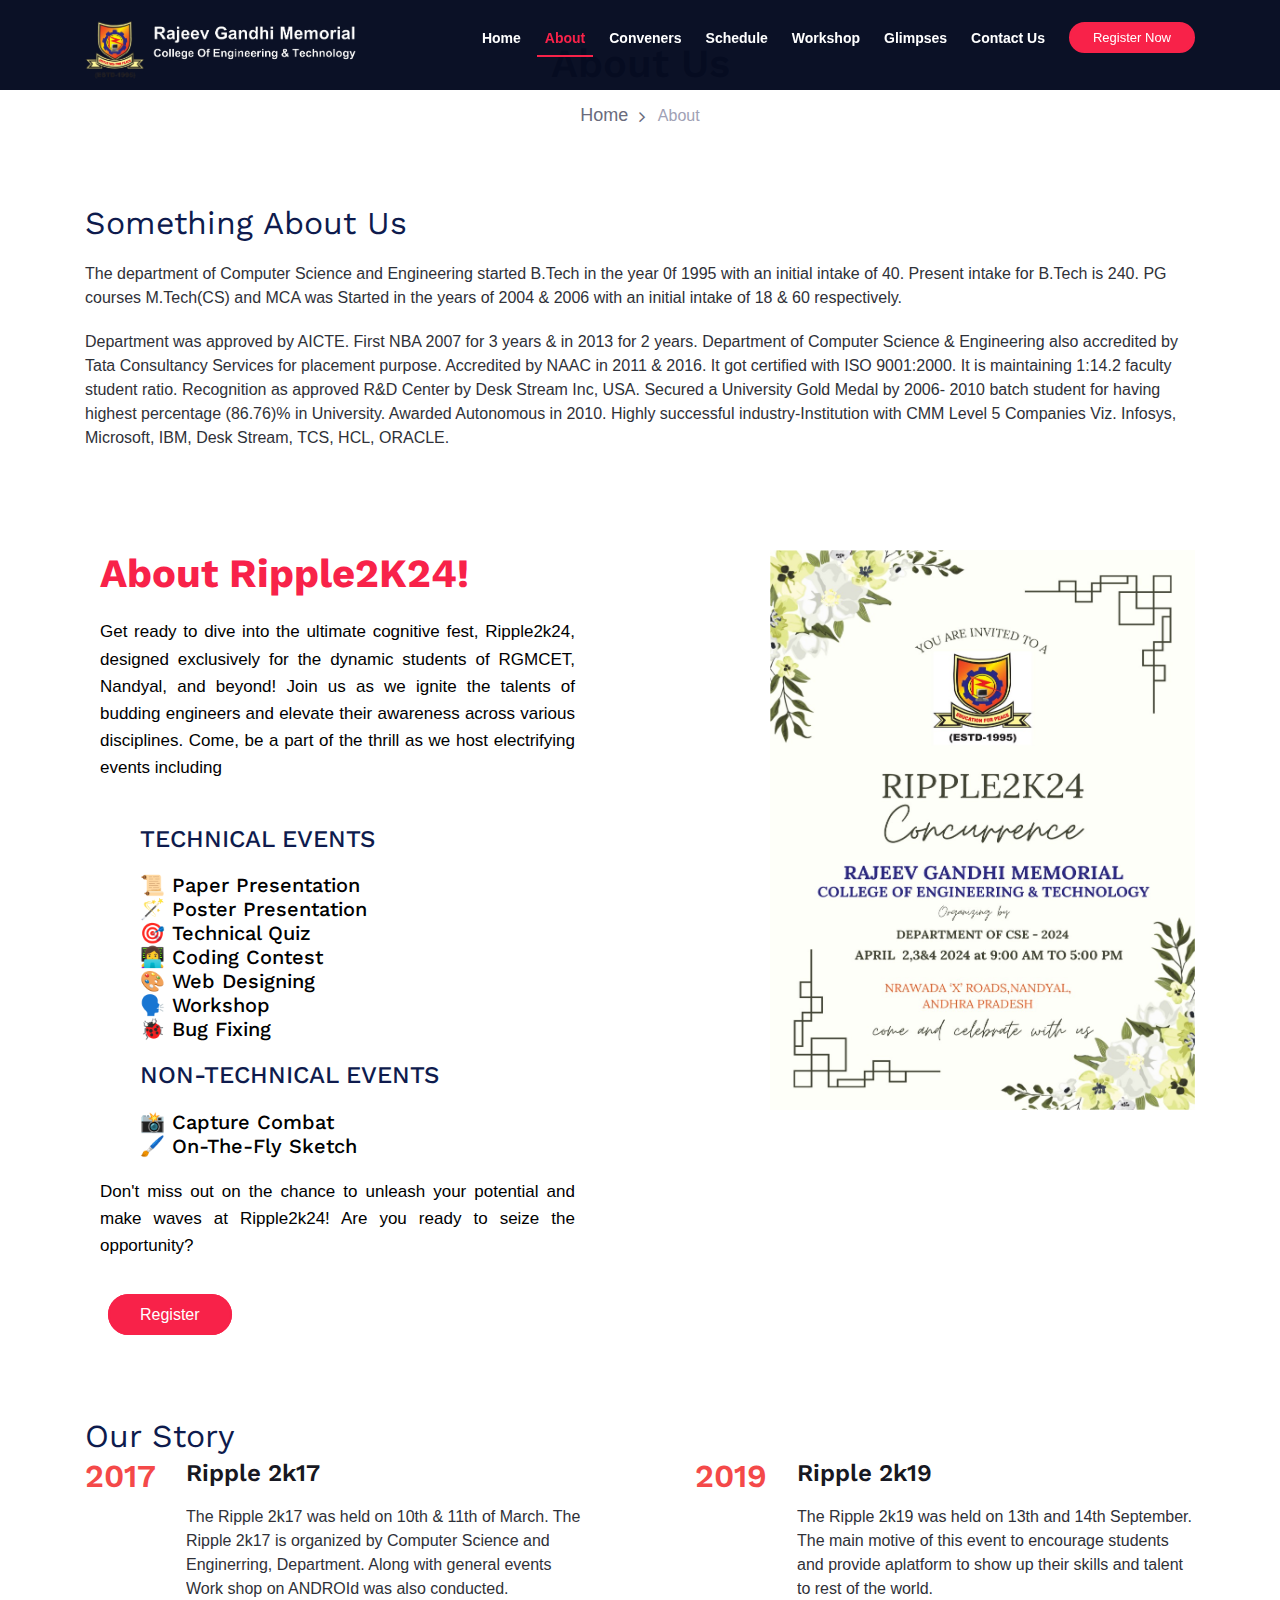
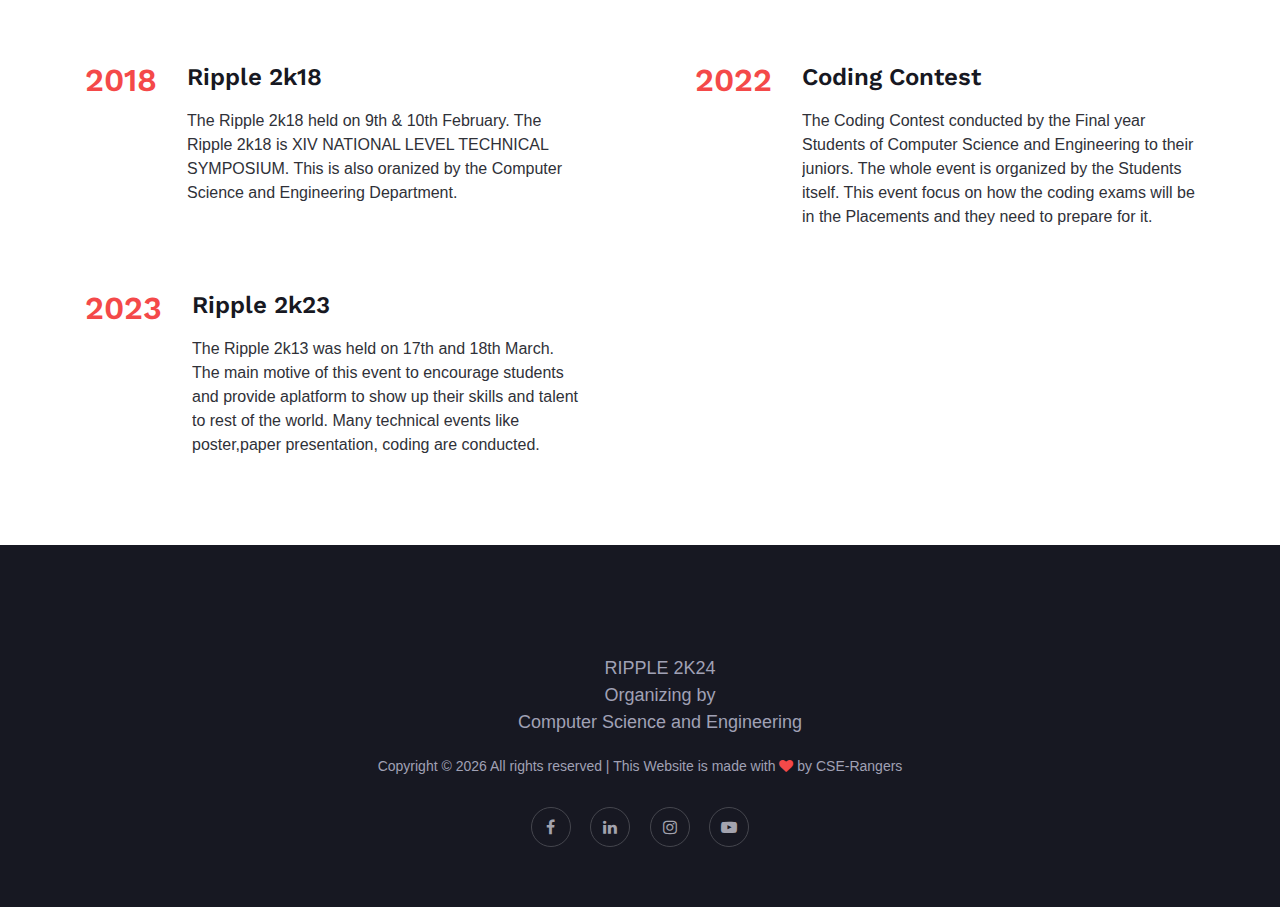
<file: about.html>
<!DOCTYPE html>
<html lang="zxx">

<head>
    <meta charset="UTF-8">
    <meta name="description" content="Manup Template">
    <meta name="keywords" content="Manup, unica, creative, html">
    <meta name="viewport" content="width=device-width, initial-scale=1.0">
    <meta http-equiv="X-UA-Compatible" content="ie=edge">
    <title>CSERipple2k24</title>

    <!-- Favicons -->
    <link href="img/logo1.png" rel="icon">
    <link href="img/logo1.png" rel="apple-touch-icon">

    <!-- Google Font -->
    <link href="https://fonts.googleapis.com/css?family=Work+Sans:400,500,600,700,800,900&display=swap"
        rel="stylesheet">
    <link href="https://fonts.googleapis.com/css?family=Poppins:400,500,600,700&display=swap" rel="stylesheet">



    <!-- Css Styles -->
    <link rel="stylesheet" href="lib/bootstrap/css/bootstrap.min.css" type="text/css">
    <link rel="stylesheet" href="lib/font-awesome/css/font-awesome.min.css" type="text/css">
    <link rel="stylesheet" href="lib/owlcarousel/assets/owl.carousel.min.css" type="text/css">
    <link rel="stylesheet" href="css/style.css" type="text/css">
    <link rel="stylesheet" href="css/about.css" type="text/css">
</head>

<body>
    <!-- Page Preloder -->
    <div id="preloder">
        <div class="loader"></div>
    </div>

    <!-- Header Section Begin -->
    <header id="header" class=" header-scrolled header-fixed">
        <div class="container">

            <div id="logo" class="pull-left">
                <!-- Uncomment below if you prefer to use a text logo -->

                <a href="/#intro" class="scrollto"><img src="img/logo1.png" alt="" title=""><img
                        src="img/rgmcet.png"></a>
                <!-- <span class="rgm"><b>RGMCET</b></span><br> -->
                <!-- <span class="cef"><b>College Of Engineering & Technology </b></span></a> -->
                <!-- <h1><a href="#main">C<span>o</span>nf</a></h1> -->

            </div>


            <nav id="nav-menu-container">
                <ul class="nav-menu">
                    <li><a href="index.html">Home</a></li>
                    <li class="menu-active"><a href="about.html">About</a></li>
                    <li><a href="conveners.html">Conveners</a></li>
                    <li><a href="index.html#schedule">Schedule</a></li>
                    <li><a href="speaker-details.html">Workshop</a></li>
                    <!-- <li><a href="#venue">Venue</a></li> -->
                    <!-- <li><a href="#hotels">Hotels</a></li> -->
                    <li><a href="blog.html">Glimpses</a></li>
                    <!-- <li><a href="#sponsors">Sponsors</a></li> -->
                    <li><a href="contact.html">Contact Us</a></li>
                    <li class="buy-tickets"><a href="index.html#buy-tickets">Register Now</a></li>
                </ul>
            </nav><!-- #nav-menu-container -->
        </div>
    </header>

    <!-- Breadcrumb Section Begin -->
    <section class="breadcrumb-section">
        <div class="container">
            <div class="row">
                <div class="col-lg-12">
                    <div class="breadcrumb-text">
                        <h2>About Us</h2>
                        <div class="bt-option">
                            <a href="index.html">Home</a>
                            <span>About</span>
                        </div>
                    </div>
                </div>
            </div>
        </div>
    </section>
    <!-- Breadcrumb Section End -->

    <!-- About Section Begin -->
    <section class="about-section spad">
        <div class="container">
            <div class="row">
                <div class="col-lg-12">
                    <div class="section-title">
                        <h2>Something About Us</h2>
                        <p class="f-para">The department of Computer Science and Engineering started B.Tech in the year
                            0f 1995 with an initial intake of
                            40. Present intake for B.Tech is 240. PG courses M.Tech(CS) and MCA was Started in the years
                            of 2004 & 2006 with an initial intake of 18 & 60 respectively.
                        </p>
                        <p>
                            Department was approved by AICTE. First NBA 2007 for 3 years & in 2013 for 2 years.
                            Department of Computer Science & Engineering also accredited by Tata Consultancy Services
                            for placement purpose. Accredited by NAAC in 2011 & 2016. It got certified with ISO
                            9001:2000. It is maintaining 1:14.2 faculty student ratio. Recognition as approved R&D
                            Center by Desk Stream Inc, USA. Secured a University Gold Medal by 2006- 2010 batch student
                            for having highest percentage (86.76)% in University. Awarded Autonomous in 2010. Highly
                            successful industry-Institution with CMM Level 5 Companies Viz. Infosys, Microsoft, IBM,
                            Desk Stream, TCS, HCL, ORACLE.
                        </p>
                    </div>
                </div>
            </div>
            <section class="about-low-area" id="about">
                <div class="container">
                    <div class="row">
                        <div class="col-lg-6 col-md-12">
                            <div class="about-caption mb-50">
                                <!-- Section Tittle -->
                                <div class="section-title ">
                                    <h1>About Ripple2K24!</h1>
                                </div>
                                <p>Get ready to dive into the ultimate cognitive fest, Ripple2k24, designed exclusively
                                    for the dynamic students of RGMCET, Nandyal, and beyond!
                                    Join us as we ignite the talents of budding engineers and elevate their awareness
                                    across various disciplines. Come, be a part of the thrill as we host electrifying
                                    events including</p>
                                <ul class="mb-15">
                                    <h4>TECHNICAL EVENTS<h4>
                                            <li> 📜 Paper Presentation</li>
                                            <li> 🪄 Poster Presentation</li>
                                            <li> 🎯 Technical Quiz</li>
                                            <li> 👩‍💻 Coding Contest</li>
                                            <li> 🎨 Web Designing</li>
                                            <li> 🗣️ Workshop</li>
                                            <li> 🐞 Bug Fixing</li>
                                </ul>
                                <ul class="mb-15">
                                    <h4>NON-TECHNICAL EVENTS<h4>
                                            <li> 📸 Capture Combat</li>
                                            <li> 🖌️ On-The-Fly Sketch</li>
                                </ul>
                                <p> Don't miss out on the chance to unleash your potential and make waves at Ripple2k24!
                                    Are you ready to seize the opportunity?</p>
                            </div>
                            <a href="index.html#buy-tickets" class="btn-register mt-50">Register</a>
                        </div>
                        <div class="col-lg-6 col-md-12">
                            <!-- about-img -->
                            <div class="about-img ">
                                <div class="about-back-img ">
                                    <img src="img/invite1.jpg" alt="">
                                </div>
                            </div>
                        </div>
                    </div>
                </div>
            </section>
        </div>
    </section>
    <!-- About Section End -->



    <!-- Story Section Begin -->
    <section class="story-section spad">
        <div class="container">
            <div class="row">
                <div class="col-lg-12">
                    <div class="section-title">
                        <h2>Our Story</h2>
                    </div>
                </div>
            </div>
            <div class="row">
                <div class="col-lg-6">
                    <div class="story-left">
                        <div class="story-item">
                            <h2>2017</h2>
                            <div class="si-text">
                                <h4>Ripple 2k17</h4>
                                <p>The Ripple 2k17 was held on 10th & 11th of March. The Ripple 2k17 is organized by
                                    Computer
                                    Science and Enginerring, Department.
                                    Along with general events Work shop on ANDROId was also conducted.</p>
                            </div>
                        </div>
                        <div class="story-item">
                            <h2>2018</h2>
                            <div class="si-text">
                                <h4>Ripple 2k18</h4>
                                <p>The Ripple 2k18 held on 9th & 10th February. The Ripple 2k18 is XIV NATIONAL LEVEL
                                    TECHNICAL SYMPOSIUM.
                                    This is also oranized by the Computer Science and Engineering Department.
                                </p>
                            </div>
                        </div>
                    </div>
                </div>
                <div class="col-lg-6">
                    <div class="story-right">
                        <div class="story-item">
                            <h2>2019</h2>
                            <div class="si-text">
                                <h4>Ripple 2k19</h4>
                                <p>The Ripple 2k19 was held on 13th and 14th September. The main motive of this event
                                    to encourage students and provide aplatform to show up their skills and talent to
                                    rest of the world.
                                </p>
                            </div>
                        </div>
                        <div class="story-item">
                            <h2>2022</h2>
                            <div class="si-text">
                                <h4>Coding Contest</h4>
                                <p>The Coding Contest conducted by the Final year Students of Computer Science and
                                    Engineering to their juniors. The whole event is organized by the Students itself.
                                    This event focus on how the coding exams will be in the Placements and they need to
                                    prepare for it.
                                </p>
                            </div>
                        </div>
                    </div>
                </div>
                <div class="col-lg-6 ">
                    <div class="story-left ">
                        <div class="story-item">
                            <h2>2023</h2>
                            <div class="si-text">
                                <h4>Ripple 2k23</h4>
                                <p>The Ripple 2k13 was held on 17th and 18th March. The main motive of this event
                                    to encourage students and provide aplatform to show up their skills and talent to
                                    rest of the world.
                                    Many technical events like poster,paper presentation, coding are conducted.
                                </p>
                            </div>
                        </div>
                    </div>
                </div>
            </div>
        </div>
    </section>
    <!-- Story Section End -->

    <!-- Footer Section Begin -->
    <footer class="footer-section">
        <div class="container">

            <div class="row">
                <div class="col-lg-12">
                    <div class="footer-text">
                        <div class="ft-logo">
                            <ul>
                                <li>
                                    <a href="#">RIPPLE 2K24 <br> Organizing by <br> Computer Science and Engineering</a>
                                </li>
                            </ul>
                        </div>
                        <div class="copyright-text">
                            <p><!-- Link back to CSE-Aliens can't be removed. Template is licensed under CC BY 3.0. -->
                                Copyright &copy;
                                <script>document.write(new Date().getFullYear());</script> All rights reserved | This
                                Website is made with <i class="fa fa-heart" aria-hidden="true"></i> by <a
                                    href="contact.html" target="_blank">CSE-Rangers</a>
                                <!-- Link back to CSE-Aliens can't be removed. Template is licensed under CC BY 3.0. -->
                            </p>
                        </div>
                        <div class="ft-social">
                            <a href="https://www.facebook.com/rgmcet.official/"><i class="fa fa-facebook"></i></a>
                            <!-- <a href="#"><i class="fa fa-twitter"></i></a> -->
                            <a href="https://www.linkedin.com/in/rgmcet/?originalSubdomain=in"><i
                                    class="fa fa-linkedin"></i></a>
                            <a href="https://www.instagram.com/concurrence_2k24/"><i class="fa fa-instagram"></i></a>
                            <a href="https://www.youtube.com/channel/UCl5diEFl7cq1jXgZomSXcmw"><i
                                    class="fa fa-youtube-play"></i></a>
                        </div>
                    </div>
                </div>
            </div>
        </div>
    </footer>
    <!-- Footer Section End -->
    <a href="#" class="back-to-top"><i class="fa fa-angle-up"></i></a>

    <!-- Js Plugins -->
    <script src="lib/jquery/jquery.min.js"></script>
    <script src="lib/bootstrap/js/bootstrap.min.js"></script>
    <script src="lib/owlcarousel/owl.carousel.min.js"></script>
    <script src="lib/jquery/jquery-migrate.min.js"></script>
    <script src="lib/bootstrap/js/bootstrap.bundle.min.js"></script>
    <script src="lib/easing/easing.min.js"></script>
    <script src="lib/superfish/hoverIntent.js"></script>
    <script src="lib/superfish/superfish.min.js"></script>
    <script src="lib/wow/wow.min.js"></script>
    <script src="js/main.js"></script>
</body>

</html>
</file>
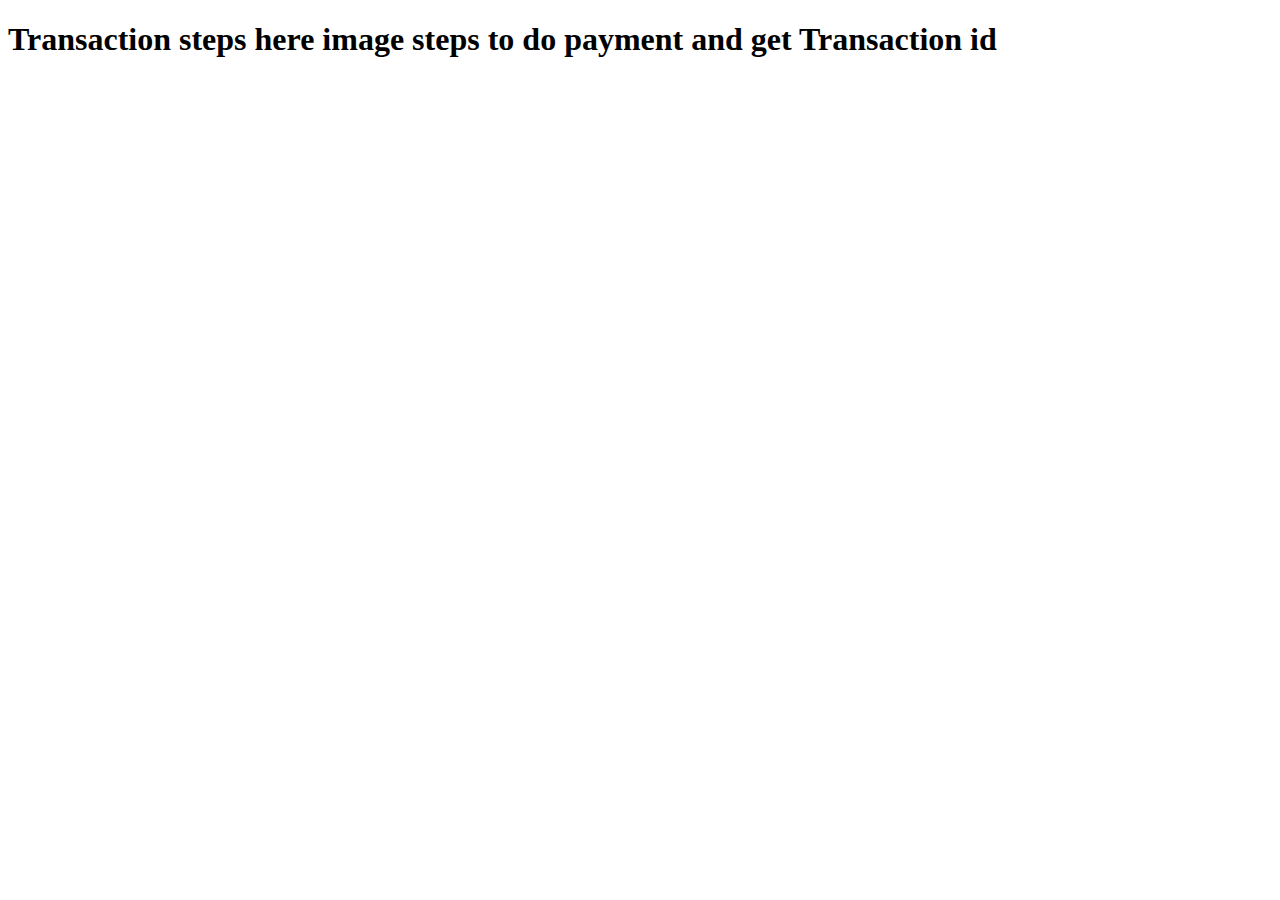
<file: Forms/transactionSteps.html>
<!DOCTYPE html>
<html lang="en">

<head>
    <meta charset="UTF-8">
    <meta name="viewport" content="width=device-width, initial-scale=1.0">
    <title>Document</title>
</head>

<body>
    <h1>Transaction steps here
        image steps to do payment and get Transaction id
    </h1>
</body>

</html>
</file>
<file: css/style.css>
/* Preloader */
.preloader {
  position: fixed;
  top: 0;
  left: 0;
  z-index: 999999999;
  width: 100%;
  height: 100%;
  background-color: #fff;
  overflow: hidden;
}

.preloader-inner {
  position: absolute;
  top: 50%;
  left: 50%;
  -webkit-transform: translate(-50%, -50%);
  transform: translate(-50%, -50%);
}

.preloader-icon {
  width: 100px;
  height: 100px;
  display: inline-block;
  padding: 0px;
}

.preloader-icon span {
  position: absolute;
  display: inline-block;
  width: 100px;
  height: 100px;
  border-radius: 100%;
  background: linear-gradient(45deg, #3813c2, #f20487);
  -webkit-animation: preloader-fx 1.6s linear infinite;
  animation: preloader-fx 1.6s linear infinite;
}

.preloader-icon span:last-child {
  animation-delay: -0.8s;
  -webkit-animation-delay: -0.8s;
}

@keyframes preloader-fx {
  0% {
    -webkit-transform: scale(0, 0);
    transform: scale(0, 0);
    opacity: 0.5;
  }
  100% {
    -webkit-transform: scale(1, 1);
    transform: scale(1, 1);
    opacity: 0;
  }
}

@-webkit-keyframes preloader-fx {
  0% {
    -webkit-transform: scale(0, 0);
    opacity: 0.5;
  }
  100% {
    -webkit-transform: scale(1, 1);
    opacity: 0;
  }
}

/*
  Theme Name: TheEvent
  Theme URL: https://bootstrapmade.com/theevent-conference-event-bootstrap-template/
  Author: BootstrapMade.com
  License: https://bootstrapmade.com/license/
*/

/*--------------------------------------------------------------
# General
--------------------------------------------------------------*/

body {
  background: #fff;
  color: #2f3138;
  font-family: 'Open Sans', sans-serif;
}

.event-name-heading {
  font-family: Arial, Helvetica, sans-serif;
}

.redirectToForm {
  text-decoration: none;
}

a {
  color: #f82249;
  transition: 0.5s;
}

a:hover,
a:active,
a:focus {
  color: #f8234a;
  outline: none;
  text-decoration: none;
}

p {
  padding: 0;
  margin: 0 0 30px 0;
}

h1,
h2,
h3,
h4,
h5,
h6 {
  font-family: 'Work Sans', sans-serif;
  font-weight: 400;
  margin: 0 0 20px 0;
  padding: 0;
  color: #0e1b4d;
}

.main-page {
  margin-top: 70px;
}

.wow {
  visibility: hidden;
}

/* Prelaoder */

#preloader {
  position: fixed;
  left: 0;
  top: 0;
  z-index: 999;
  width: 100%;
  height: 100%;
  overflow: visible;
  background: #fff url('../img/logo1.png') no-repeat center center;
}

/* Back to top button */

.back-to-top {
  position: fixed;
  display: none;
  background: #f82249;
  color: #fff;
  width: 40px;
  height: 40px;
  text-align: center;
  border-radius: 50px;
  right: 15px;
  bottom: 15px;
  transition: background 0.5s ease-in-out;
}

.back-to-top i {
  font-size: 24px;
  padding-top: 6px;
}

.back-to-top:focus {
  background: #e0072f;
  color: #fff;
  outline: none;
}

.back-to-top:hover {
  background: #e0072f;
  color: #fff;
}

/* Sections Header
--------------------------------*/

.section-header {
  margin-bottom: 60px;
  position: relative;
  padding-bottom: 20px;
}

.section-header::before {
  content: '';
  position: absolute;
  display: block;
  width: 60px;
  height: 5px;
  background: #f82249;
  bottom: 0;
  left: calc(50% - 25px);
}

.section-header h2 {
  font-size: 36px;
  text-transform: uppercase;
  text-align: center;
  font-weight: 700;
  margin-bottom: 10px;
}

.section-header p {
  text-align: center;
  padding: 0;
  margin: 0;
  font-size: 18px;
  font-weight: 500;
  color: #9195a2;
}

.section-with-bg {
  background-color: #f6f7fd;
}

/*--------------------------------------------------------------
# Header
--------------------------------------------------------------*/

#header {
  height: 90px;
  /* background: white; */
  padding: 25px 0;
  position: fixed;
  left: 0;
  top: 0;
  right: 0;
  transition: all 0.5s;
  z-index: 997;
}

#header.header-scrolled,
#header.header-fixed {
  background: rgba(6, 12, 34, 0.98);
  /* background: white; */
  height: 90px;
  padding: 20px 0;
  transition: all 0.5s;
}

#header #logo h1 {
  font-size: 20px;
  margin: 0;
  padding: 6px 0;
  line-height: 1;
  font-family: 'Raleway', sans-serif;
  font-weight: 700;
  letter-spacing: 3px;
  text-transform: uppercase;
}

#header #logo h1 span {
  color: #f82249;
}
.rgm {
  color: white;
  font-size: 18px;
}

#header #logo h1 a,
#header #logo h1 a:hover {
  color: #fff;
}

#header #logo img {
  padding: 0;
  margin: 0;
  max-height: 60px;
}

/*--------------------------------------------------------------
# Navigation Menu
--------------------------------------------------------------*/

/* Nav Menu Essentials */

.nav-menu,
.nav-menu * {
  margin: 0;
  padding: 0;
  list-style: none;
}

.nav-menu ul {
  position: absolute;
  display: none;
  top: 100%;
  left: 0;
  z-index: 99;
}

.nav-menu li {
  position: relative;
  white-space: nowrap;
}

.nav-menu > li {
  float: left;
}

.nav-menu li:hover > ul,
.nav-menu li.sfHover > ul {
  display: block;
}

.nav-menu ul ul {
  top: 0;
  left: 100%;
}

.nav-menu ul li {
  min-width: 180px;
}

/* Nav Menu Arrows */

.sf-arrows .sf-with-ul {
  padding-right: 30px;
}

.sf-arrows .sf-with-ul:after {
  content: '\f107';
  position: absolute;
  right: 15px;
  font-family: FontAwesome;
  font-style: normal;
  font-weight: normal;
}

.sf-arrows ul .sf-with-ul:after {
  content: '\f105';
}

/* Nav Meu Container */

#nav-menu-container {
  float: right;
  margin: 0;
}

/* Nav Meu Styling */

.nav-menu a {
  padding: 8px;
  text-decoration: none;
  display: inline-block;
  /* color: rgba(202, 206, 221, 0.8); */
  color: white;
  font-family: 'Raleway', sans-serif;
  font-weight: 600;
  font-size: 14px;
  outline: none;
}

.nav-menu .menu-active a,
.nav-menu a:hover {
  color: #f82249;
}

.nav-menu > li {
  margin-left: 8px;
}

.nav-menu > li > a:before {
  content: '';
  position: absolute;
  width: 0;
  height: 2px;
  bottom: 0;
  left: 0;
  background-color: #f82249;
  visibility: hidden;
  transition: all 0.3s ease-in-out 0s;
}

.nav-menu a:hover:before,
.nav-menu li:hover > a:before,
.nav-menu .menu-active > a:before {
  visibility: visible;
  width: 100%;
}

.nav-menu li.buy-tickets a {
  color: #fff;
  background: #f82249;
  padding: 7px 22px;
  border-radius: 50px;
  border: 2px solid #f82249;
  transition: all ease-in-out 0.3s;
  font-weight: 500;
  margin-left: 8px;
  margin-top: 2px;
  line-height: 1;
  font-size: 13px;
}

.nav-menu li.buy-tickets a:hover {
  background: none;
}

.nav-menu li.buy-tickets:hover a:before,
.nav-menu li.buy-tickets.menu-active a:before {
  visibility: hidden;
}

.nav-menu ul {
  margin: 4px 0 0 0;
  padding: 10px;
  box-shadow: 0px 0px 30px rgba(127, 137, 161, 0.25);
  background: #fff;
  border-radius: 3px;
}

.nav-menu ul li {
  transition: 0.3s;
}

.nav-menu ul li a {
  padding: 10px;
  color: #060c22;
  transition: 0.3s;
  display: block;
  font-size: 13px;
  text-transform: none;
  border-radius: 3px;
}

.nav-menu ul li:hover > a {
  background: #f82249;
  color: #fff;
}

.nav-menu ul ul {
  margin: 0;
}

/* Mobile Nav Toggle */

#mobile-nav-toggle {
  position: fixed;
  right: 0;
  top: 0;
  z-index: 999;
  margin: 15px 15px 0 0;
  border: 0;
  background: none;
  font-size: 24px;
  display: none;
  transition: all 0.4s;
  outline: none;
  cursor: pointer;
}

#mobile-nav-toggle i {
  color: #fff;
}

/* Mobile Nav Styling */

#mobile-nav {
  position: fixed;
  top: 0;
  padding-top: 18px;
  bottom: 0;
  z-index: 998;
  background: rgba(6, 12, 34, 0.9);
  left: -260px;
  width: 200px;
  overflow-y: auto;
  transition: 0.4s;
}

#mobile-nav ul {
  padding: 0;
  margin: 0;
  list-style: none;
}

#mobile-nav ul li {
  position: relative;
}

#mobile-nav ul li a {
  color: #fff;
  font-size: 17px;
  overflow: hidden;
  padding: 10px 22px 10px 15px;
  position: relative;
  text-decoration: none;
  width: 100%;
  display: block;
  outline: none;
}

#mobile-nav ul li a:hover {
  color: #f82249;
}

#mobile-nav ul li li {
  padding-left: 30px;
}

#mobile-nav ul .menu-has-children i {
  position: absolute;
  right: 0;
  z-index: 99;
  padding: 15px;
  cursor: pointer;
  color: #fff;
}

#mobile-nav ul .menu-has-children i.fa-chevron-up {
  color: #f82249;
}

#mobile-nav ul .menu-item-active {
  color: #f82249;
}

#mobile-body-overly {
  width: 100%;
  height: 100%;
  z-index: 997;
  top: 0;
  left: 0;
  position: fixed;
  background: rgba(6, 12, 34, 0.8);
  display: none;
}

/* Mobile Nav body classes */

body.mobile-nav-active {
  overflow: hidden;
}

body.mobile-nav-active #mobile-nav {
  left: 0;
}

body.mobile-nav-active #mobile-nav-toggle {
  color: #fff;
}

/*--------------------------------------------------------------
# Intro Section
--------------------------------------------------------------*/

#intro {
  width: 100%;
  height: 100vh;
  background: url(../img/Picture1.png) top center;
  background-size: cover;
  overflow: hidden;
  position: relative;
}

#intro:before {
  content: '';
  background: rgba(6, 12, 34, 0.8);
  position: absolute;
  bottom: 0;
  top: 0;
  left: 0;
  right: 0;
}

#intro .intro-container {
  position: absolute;
  bottom: 0;
  left: 0;
  top: 90px;
  right: 0;
  display: -webkit-box;
  display: -ms-flexbox;
  display: flex;
  -webkit-box-pack: center;
  -ms-flex-pack: center;
  justify-content: center;
  -webkit-box-align: center;
  -ms-flex-align: center;
  align-items: center;
  -webkit-box-orient: vertical;
  -webkit-box-direction: normal;
  -ms-flex-direction: column;
  flex-direction: column;
  text-align: center;
  padding: 0 15px;
}

#intro h1 {
  color: #fff;
  font-family: 'Raleway', sans-serif;
  font-size: 56px;
  font-weight: 600;
  text-transform: uppercase;
}

#intro h1 span {
  color: #f82249;
}

#intro p {
  color: #ebebeb;
  font-weight: 700;
  font-size: 20px;
}

#intro .play-btn {
  width: 94px;
  height: 94px;
  background: radial-gradient(#f82249 50%, rgba(101, 111, 150, 0.15) 52%);
  border-radius: 50%;
  display: block;
  position: relative;
  overflow: hidden;
}

#intro .play-btn::after {
  content: '';
  position: absolute;
  left: 50%;
  top: 50%;
  -webkit-transform: translateX(-40%) translateY(-50%);
  transform: translateX(-40%) translateY(-50%);
  width: 0;
  height: 0;
  border-top: 10px solid transparent;
  border-bottom: 10px solid transparent;
  border-left: 15px solid #fff;
  z-index: 100;
  transition: all 400ms cubic-bezier(0.55, 0.055, 0.675, 0.19);
}

#intro .play-btn:before {
  content: '';
  position: absolute;
  width: 120px;
  height: 120px;
  -webkit-animation-delay: 0s;
  animation-delay: 0s;
  -webkit-animation: pulsate-btn 2s;
  animation: pulsate-btn 2s;
  -webkit-animation-direction: forwards;
  animation-direction: forwards;
  -webkit-animation-iteration-count: infinite;
  animation-iteration-count: infinite;
  -webkit-animation-timing-function: steps;
  animation-timing-function: steps;
  opacity: 1;
  border-radius: 50%;
  border: 2px solid rgba(163, 163, 163, 0.4);
  top: -15%;
  left: -15%;
  background: rgba(198, 16, 0, 0);
}

#intro .play-btn:hover::after {
  border-left: 15px solid #f82249;
  -webkit-transform: scale(20);
  transform: scale(20);
}

#intro .play-btn:hover::before {
  content: '';
  position: absolute;
  left: 50%;
  top: 50%;
  -webkit-transform: translateX(-40%) translateY(-50%);
  transform: translateX(-40%) translateY(-50%);
  width: 0;
  height: 0;
  border: none;
  border-top: 10px solid transparent;
  border-bottom: 10px solid transparent;
  border-left: 15px solid #fff;
  z-index: 200;
  -webkit-animation: none;
  animation: none;
  border-radius: 0;
}

#intro .about-btn {
  font-family: 'Raleway', sans-serif;
  font-weight: 500;
  font-size: 14px;
  letter-spacing: 1px;
  display: inline-block;
  padding: 12px 32px;
  border-radius: 50px;
  transition: 0.5s;
  line-height: 1;
  margin: 10px;
  color: #fff;
  -webkit-animation-delay: 0.8s;
  animation-delay: 0.8s;
  border: 2px solid #f82249;
}

#intro .about-btn:hover {
  background: #f82249;
  color: #fff;
}

@-webkit-keyframes pulsate-btn {
  0% {
    -webkit-transform: scale(0.6, 0.6);
    transform: scale(0.6, 0.6);
    opacity: 1;
  }

  100% {
    -webkit-transform: scale(1, 1);
    transform: scale(1, 1);
    opacity: 0;
  }
}

@keyframes pulsate-btn {
  0% {
    -webkit-transform: scale(0.6, 0.6);
    transform: scale(0.6, 0.6);
    opacity: 1;
  }

  100% {
    -webkit-transform: scale(1, 1);
    transform: scale(1, 1);
    opacity: 0;
  }
}

/*--------------------------------------------------------------
# Counter Section
--------------------------------------------------------------*/
.counter-section {
  background: url(../img/about-bg.jpg);
  background-size: cover;
  overflow: hidden;
  position: relative;
  padding: 30px 0 40px 0;
}

.counter-section:before {
  content: '';
  background: rgba(6, 12, 34, 0.6);
  position: absolute;
  bottom: 0;
  top: 0;
  left: 0;
  right: 0;
}

.counter-section .counter-text span {
  font-size: 16px;
  color: white;
}

.counter-section .counter-text h3 {
  /* color: #c49102; */
  color: #f82249;
  font-weight: 700;
  line-height: 38px;
  margin-top: 10px;
}

.counter-section .cd-timer {
  text-align: right;
}

.counter-section .cd-timer .cd-item {
  display: inline-block;
  text-align: center;
  margin-left: 35px;
  height: 120px;
  width: 120px;
  padding-top: 32px;
  position: relative;
}

.counter-section .cd-timer .cd-item:after {
  position: absolute;
  left: 0;
  top: 0;
  width: 100%;
  height: 100%;
  border: 5px solid white;
  content: '';
  opacity: 0.1;
  border-radius: 4px;
}

.counter-section .cd-timer .cd-item:first-child {
  margin-left: 0;
}

.counter-section .cd-timer .cd-item span {
  font-size: 60px;
  /* color: red; */
  color: white;
  /* color: #f82249; */
  font-weight: 600;
  line-height: 30px;
}

.cd-item {
  margin-bottom: 10px;
}
.counter-section .cd-timer .cd-item p {
  font-size: 18px;
  color: #f82249;
  margin-bottom: 0;
  line-height: 30px;
}

/*--------------------------------------------------------------
# About Section
--------------------------------------------------------------*/
/* 
#about {
  background: url("../img/about-bg.jpg");
  background-size: cover;
  overflow: hidden;
  position: relative;
  color: #fff;
  padding: 60px 0 40px 0;
}

#about:before {
  content: "";
  background: rgba(13, 20, 41, 0.8);
  position: absolute;
  bottom: 0;
  top: 0;
  left: 0;
  right: 0;
}

#about h2 {
  font-size: 36px;
  font-weight: bold;
  margin-bottom: 10px;
  color: #fff;
}

#about h3 {
  font-size: 18px;
  font-weight: bold;
  text-transform: uppercase;
  margin-bottom: 10px;
  color: #fff;
}

#about p {
  font-size: 14px;
  margin-bottom: 20px;
  color: #fff;
} */
/* about section other */

.about-low-area {
  position: relative;
  margin-top: 70px;
}
.about-low-area .about-caption p {
  font-size: 17px;
  color: black;
  line-height: 1.6;
  margin-bottom: 43px;
  padding-right: 50px;
  text-align: justify;
}
.section-title h1 {
  color: #f82249;
  font-family: 'Work Sans', sans-serif;
  font-size: 40px;
  font-weight: 700;
}
.about-caption ul li {
  color: black;
  font-size: 20px;
}
.about-caption ul h4 {
  font-family: 'Work Sans';
  font-weight: 500;
}
@media only screen and (min-width: 992px) and (max-width: 1199px) {
  .about-low-area .about-caption p {
    padding-right: 20px;
  }
}
@media only screen and (min-width: 576px) and (max-width: 767px) {
  .about-low-area .about-caption p {
    padding-right: 0px;
  }
}
@media (max-width: 575px) {
  .about-low-area .about-caption p {
    padding-right: 0px;
  }
}
.about-low-area .single-caption {
  display: flex;
  align-items: center;
}
@media only screen and (min-width: 768px) and (max-width: 991px) {
  .about-low-area .about-img {
    padding-top: 50px;
  }
}
@media only screen and (min-width: 576px) and (max-width: 767px) {
  .about-low-area .about-img {
    padding-top: 50px;
  }
}
@media (max-width: 575px) {
  .about-low-area .about-img {
    padding-top: 50px;
  }
}
/* .about-low-area .about-img .about-font-img {
  position: absolute;
  z-index: 1;
  left: 0;
  bottom: -73px;
}
@media (max-width: 575px) {
  .about-low-area .about-img .about-font-img img {
    width: 100%;
  }
} */
.about-low-area .about-img .about-back-img {
  position: absolute;
  top: 0;
  right: 0;
  z-index: 0;
}
.about-back-img img {
  width: 425px;
  height: 560px;
}
@media (max-width: 575px) {
  .about-low-area .about-img .about-back-img img {
    /* width: 90%; */
    /* width: 300px;
    height: 400px; */
    max-width: 100%;
  }
}
@media only screen and (min-width: 768px) and (max-width: 991px) {
  .about-low-area .about-img .about-back-img {
    position: unset;
  }
}
@media only screen and (min-width: 576px) and (max-width: 767px) {
  .about-low-area .about-img .about-back-img {
    position: unset;
  }
}
@media (max-width: 575px) {
  .about-low-area .about-img .about-back-img {
    position: unset;
  }
}

@media (max-width: 575px) {
  .about-caption {
    margin-bottom: 35px;
  }
}

@media (max-width: 575px) {
  .bg-height.pb-160 {
    padding-bottom: 100px;
  }
}

.btn-register {
  color: #fff;
  background: #f82249;
  padding: 10px 30px;
  border-radius: 50px;
  border: 2px solid #f82249;
  transition: all ease-in-out 0.3s;
  font-weight: 500;
  margin-left: 8px;
  margin-top: 2px;
  line-height: 1;
  font-size: 16px;
}
.btn-register:hover {
  border: 2px solid #f82249;
  color: #f82249;
  background: white;
}

/*---------------------
  Breadcrumb
-----------------------*/

.breadcrumb-sections {
  padding: 100px 0 75px;
}
.breadcrumb-section {
  padding: 40px 0 75px;
}

.breadcrumb-text {
  text-align: center;
}

.breadcrumb-text h2 {
  font-size: 40px;
  color: #171822;
  font-weight: 600;
  margin-bottom: 14px;
}

.breadcrumb-text .bt-option a {
  font-size: 18px;
  color: #6a6b7c;
  display: inline-block;
  margin-right: 25px;
  position: relative;
}

.breadcrumb-text .bt-option a:after {
  position: absolute;
  right: -17px;
  top: 2px;
  content: '';
  font-family: 'FontAwesome';
}

.breadcrumb-text .bt-option span {
  display: inline-block;
  color: #a0a1b5;
}

/*---------------------
  Blog
-----------------------*/
.set-bg {
  background-repeat: no-repeat;
  background-size: cover;
  background-position: top center;
}
.blog-section {
  padding-top: 0;
}
.bg-gradient {
  background-image: -o-linear-gradient(330deg, #ee8425 0%, #f9488b 100%),
    -o-linear-gradient(330deg, #ee8425 0%, #f9488b 100%);
  background-image: linear-gradient(120deg, #ee8425 0%, #f9488b 100%),
    linear-gradient(120deg, #ee8425 0%, #f9488b 100%);
}
.blog-item {
  height: 277px;
  position: relative;
  border-radius: 10px;
  margin-bottom: 30px;
  -webkit-box-shadow: 0px 0px 30px rgba(11, 12, 48, 0.15);
  box-shadow: 0px 0px 30px rgba(11, 12, 48, 0.15);
}

.blog-item .bi-tag {
  font-size: 12px;
  font-weight: 400;
  color: #ffffff;
  display: inline-block;
  padding: 3px 20px 5px;
  border-radius: 2px;
  position: absolute;
  left: 20px;
  top: 20px;
}

.blog-item.large-item {
  height: 575px;
}

.blog-item.large-item .bi-tag {
  left: 30px;
  top: 30px;
}

.blog-item.large-item .bi-text {
  padding: 0 30px;
  bottom: 28px;
}

.blog-item .bi-text {
  position: absolute;
  left: 0;
  bottom: 18px;
  width: 100%;
  padding: 0 20px;
}

.blog-item .bi-text h5 {
  /* margin-bottom: 10px; */
}
/* .blog-item .bi-text h6 a{
  font-size: 25px;
  color: white;
} */

.blog-item .bi-text h6 a {
  color: #ffffff;
  /* color: #000; */
  line-height: 24px;
  font-weight: 600;
  display: block;
}
.blog-item .bi-text h5 a {
  color: #ffffff;
  /* color: #000; */
  line-height: 24px;
  font-weight: 600;
  display: block;
}

.blog-item .bi-text h3 {
  margin-bottom: 15px;
}

.blog-item .bi-text h3 a {
  font-size: 10px;
  color: #ffffff;
  font-weight: 600;
  line-height: 36px;
  display: block;
}

.blog-item .bi-text span {
  font-size: 10px;
  color: #ffffff;
  display: block;
}

.blog-item .bi-text span i {
  color: #f44949;
}

.load-more.blog-more {
  padding-top: 20px;
}

/*--------------------------------------------------------------
# Speakers Section
--------------------------------------------------------------*/

#speakers {
  padding: 60px 0 30px 0;
}

#speakers .speaker {
  position: relative;
  overflow: hidden;
  margin-bottom: 30px;
}

#speakers .speaker .details {
  border-top-left-radius: 15px;
  border-top-right-radius: 15px;
  background: rgba(6, 12, 34, 0.5);
  position: absolute;
  left: 0;
  bottom: -30px;
  right: 0;
  text-align: center;
  padding-top: 10px;
  transition: all 300ms cubic-bezier(0.645, 0.045, 0.355, 1);
}
.details:hover {
  backdrop-filter: blur(20px);
}
.details1 {
  border-top-left-radius: 15px;
  border-top-right-radius: 15px;
  background: rgba(6, 12, 34, 0.5);
  position: absolute;
  left: 0;
  bottom: -3px;
  right: 0;
  text-align: center;
  padding-top: 0px;
}
.details1 h3 {
  color: #fff;
  font-size: 22px;
  font-weight: 600;
  margin-bottom: 5px;
}
.details1 p {
  color: #fff;
  font-size: 15px;
  margin-bottom: 10px;
  font-style: italic;
}

#speakers .speaker .details h3 {
  color: #fff;
  font-size: 22px;
  font-weight: 600;
  margin-bottom: 5px;
}

#speakers .speaker .details p {
  color: #fff;
  font-size: 15px;
  margin-bottom: 10px;
  font-style: italic;
}

#speakers .speaker .details .social {
  height: 30px;
}

#speakers .speaker .details a {
  color: #fff;
}

#speakers .speaker .details a:hover {
  color: #f82249;
}

#speakers .speaker:hover .details {
  bottom: 0;
}

#speakers-details {
  padding: 60px 0;
}

#speakers-details .details h2 {
  /* color: #112363; */
  color: #f44949;
  font-size: 28px;
  font-weight: 700;
  margin-bottom: 10px;
}

#speakers-details .details .social {
  margin-bottom: 15px;
}

#speakers-details .details .social a {
  background: #e9edfb;
  color: #112363;
  line-height: 1;
  display: inline-block;
  text-align: center;
  border-radius: 50%;
  width: 36px;
  height: 36px;
  padding-top: 9px;
}

#speakers-details .details .social a:hover {
  background: #f82249;
  color: #fff;
}

#speakers-details .details .social a i {
  font-size: 18px;
}

#speakers-details .details p {
  color: black;
  font-size: 18px;
  margin-bottom: 10px;
  text-align: justify;
}

/*--------------------------------------------------------------
# Schedule Section
--------------------------------------------------------------*/

#schedule {
  padding: 60px 0 60px 0;
  margin-top: 20px;
}

#schedule .nav-tabs {
  text-align: center;
  margin: auto;
  display: block;
  border-bottom: 0;
  margin-bottom: 30px;
}

#schedule .nav-tabs li {
  display: inline-block;
  margin-bottom: 0;
}

#schedule .nav-tabs a {
  border: none;
  border-radius: 50px;
  font-weight: 600;
  background-color: #0e1b4d;
  color: #fff;
  padding: 10px 100px;
}

#schedule .nav-tabs a.active {
  background-color: #f82249;
  color: #fff;
}

#schedule .sub-heading {
  text-align: center;
  font-size: 18px;
  font-style: italic;
  margin: 0 auto 30px auto;
}

#schedule .tab-pane {
  transition: ease-in-out 0.2s;
}

#schedule .schedule-item {
  border-bottom: 1px solid #cad4f6;
  padding-top: 15px;
  padding-bottom: 15px;
  transition: background-color ease-in-out 0.3s;
}

#schedule .schedule-item:hover {
  background-color: #fff;
}

#schedule .schedule-item time {
  padding-bottom: 5px;
  display: inline-block;
}

#schedule .schedule-item .speaker {
  width: 120px;
  height: 120px;
  overflow: hidden;
  border-radius: 10%;
  float: left;
  margin: 0 10px 10px 0;
  margin-right: 70px;
  box-shadow: 1px 1px 2px rgba(0, 0, 0, 0.2);
}

#schedule .schedule-item .speaker img {
  width: 120%;
  -webkit-transform: translateX(-50%);
  transform: translateX(-50%);
  margin-left: 50%;
  transition: all ease-in-out 0.3s;
}

#schedule .schedule-item h4 {
  font-size: 18px;
  font-weight: 600;
  margin-bottom: 5px;
}

#schedule .schedule-item h4 span {
  font-style: italic;
  color: #19328e;
  font-weight: normal;
  font-size: 16px;
}

#schedule .schedule-item p {
  font-style: italic;
  color: #152b79;
  margin-bottom: 0;
}

/* Additional styles for the unordered list inside the schedule item */
#schedule .schedule-item ul {
  list-style-type: disc;
  padding: 0;
  margin: 10px 0 0 0;
}

#schedule .schedule-item li {
  font-weight: 400;
  font-size: 16px;
  margin-bottom: 5px;
}

#schedule .schedule-item li:before {
  content: '\2022'; /* Use a bullet point as a list item marker */
  color: #19328e; /* Set the color of the bullet point */
  display: inline-block;
  width: 1em;
  margin-left: -1em;
}

.paper {
  width: 100%;
  height: 100%;
  object-fit: cover;
}

@media (max-width: 767px) {
  #schedule .nav-tabs a {
    padding: 8px 50px;
  }
}

@media (max-width: 480px) {
  #schedule .nav-tabs a {
    padding: 8px 30px;
    margin: 7px;
  }

  #schedule .schedule-item {
    display: flex;
    flex-direction: column;
    align-items: center;
    /* text-align: center; */
  }

  #schedule .schedule-item .speaker {
    width: 100%;
    margin: 0 0 10px 0;
    margin-top: 20px;
    box-shadow: 0px 0px 0px rgba(0, 0, 0, 0);
    margin-bottom: 20px;
  }
  #schedule .schedule-item .speaker img {
    width: 40%;
    border-top-right-radius: 20px;
    /* box-shadow: 2px 2px 3px rgba(0, 0, 0, 0.4); */
  }

  #schedule .schedule-item .col-md-9 ul {
    margin-left: 15px;
  }

  #schedule .schedule-item .col-md-9 h4 {
    font-size: 20px;
  }
  #schedule .schedule-item .col-md-9 ul li {
    font-size: 17px;
  }
}
ul {
  list-style-type: none !important;
}

/*--------------------------------------------------------------
# Venue Section
--------------------------------------------------------------*/

#venue {
  padding: 60px 0;
}

#venue .container-fluid {
  margin-bottom: 3px;
}

#venue .venue-map iframe {
  width: 100%;
  height: 100%;
  min-height: 300px;
}

#venue .venue-info {
  background: url('../img/venue-info-bg.jpg') top center no-repeat;
  background-size: cover;
  position: relative;
  padding-top: 60px;
  padding-bottom: 60px;
}

#venue .venue-info:before {
  content: '';
  background: rgba(13, 20, 41, 0.8);
  position: absolute;
  bottom: 0;
  top: 0;
  left: 0;
  right: 0;
}

#venue .venue-info h3 {
  font-size: 36px;
  font-weight: 700;
  color: #fff;
}

#venue .venue-info p {
  color: #fff;
  margin-bottom: 0;
}

#venue .venue-gallery-container {
  padding-right: 12px;
}

#venue .venue-gallery {
  overflow: hidden;
  border-right: 3px solid #fff;
  border-bottom: 3px solid #fff;
}

#venue .venue-gallery img {
  transition: all ease-in-out 0.4s;
}

#venue .venue-gallery:hover img {
  -webkit-transform: scale(1.1);
  transform: scale(1.1);
}

/*--------------------------------------------------------------
# Hotels Section
--------------------------------------------------------------*/

#hotels {
  padding: 60px 0;
}

#hotels .hotel {
  border: 1px solid #e0e5fa;
  background: #fff;
  margin-bottom: 30px;
}

#hotels .hotel:hover .hotel-img img {
  -webkit-transform: scale(1.1);
  transform: scale(1.1);
}

#hotels .hotel-img {
  overflow: hidden;
  margin-bottom: 15px;
}

#hotels .hotel-img img {
  transition: 0.3s ease-in-out;
}

#hotels h3 {
  font-weight: 600;
  font-size: 20px;
  margin-bottom: 5px;
  padding: 0 20px;
}

#hotels a {
  color: #152b79;
}

#hotels a:hover {
  color: #f82249;
}

#hotels .stars {
  padding: 0 20px;
  margin-bottom: 5px;
}

#hotels .stars i {
  color: #ffc31d;
}

#hotels p {
  padding: 0 20px;
  margin-bottom: 20px;
  color: #060c22;
  font-style: italic;
  font-size: 15px;
}

/*--------------------------------------------------------------
# Gallery Section
--------------------------------------------------------------*/

#gallery {
  padding: 60px;
  overflow: hidden;
}

#gallery .owl-nav,
#gallery .owl-dots {
  margin-top: 25px;
  text-align: center;
}

#gallery .owl-item {
  border-left: 2px solid #fff;
  border-right: 2px solid #fff;
}

#gallery .owl-dot {
  display: inline-block;
  margin: 0 5px;
  width: 12px;
  height: 12px;
  border-radius: 50%;
  background-color: #ddd;
}

#gallery .owl-dot.active {
  background-color: #f82249;
}

#gallery .gallery-carousel .owl-stage-outer {
  overflow: visible;
}

#gallery .gallery-carousel .center {
  border: 6px solid #f82249;
  margin: -10px;
  box-sizing: content-box;
  padding: 4px;
  background: #fff;
  z-index: 1;
}

/*--------------------------------------------------------------
# Sponsors Section
--------------------------------------------------------------*/

#sponsors {
  padding: 60px 0;
}

#sponsors .sponsors-wrap {
  border-top: 1px solid #e0e5fa;
  border-left: 1px solid #e0e5fa;
  margin-bottom: 30px;
}

#sponsors .sponsor-logo {
  padding: 30px;
  display: -webkit-box;
  display: -ms-flexbox;
  display: flex;
  -webkit-box-pack: center;
  -ms-flex-pack: center;
  justify-content: center;
  -webkit-box-align: center;
  -ms-flex-align: center;
  align-items: center;
  border-right: 1px solid #e0e5fa;
  border-bottom: 1px solid #e0e5fa;
  overflow: hidden;
  background: rgba(255, 255, 255, 0.5);
  height: 160px;
}

#sponsors .sponsor-logo:hover img {
  -webkit-transform: scale(1.2);
  transform: scale(1.2);
}

#sponsors img {
  transition: all 0.4s ease-in-out;
}

/*--------------------------------------------------------------
# F.A.Q Section
--------------------------------------------------------------*/

#faq {
  padding: 60px 0;
}

#faq #faq-list {
  padding: 0;
  list-style: none;
}

#faq #faq-list li {
  border-bottom: 1px solid #ddd;
}

#faq #faq-list a {
  padding: 18px 0;
  display: block;
  position: relative;
  font-family: 'Raleway', sans-serif;
  font-size: 16px;
  line-height: 24px;
  font-weight: 600;
  padding-right: 20px;
}

#faq #faq-list i {
  font-size: 24px;
  position: absolute;
  right: 0;
  top: 16px;
}

#faq #faq-list p {
  margin-bottom: 20px;
}

#faq #faq-list a.collapse {
  color: #f82249;
}

#faq #faq-list a.collapsed {
  color: #000;
}

#faq #faq-list a.collapsed i::before {
  content: '\f055' !important;
}

/*--------------------------------------------------------------
# Subscribe Section
--------------------------------------------------------------*/

#subscribe {
  padding: 60px;
  background: url(../img/subscribe-bg.jpg) center center no-repeat;
  background-size: cover;
  overflow: hidden;
  position: relative;
}

#subscribe:before {
  content: '';
  background: rgba(6, 12, 34, 0.6);
  position: absolute;
  bottom: 0;
  top: 0;
  left: 0;
  right: 0;
}

#subscribe .section-header h2,
#subscribe p {
  color: #fff;
}

#subscribe input {
  background: #fff;
  color: #060c22;
  border: 0;
  outline: none;
  margin: 0;
  padding: 9px 20px;
  border-radius: 50px;
  font-size: 14px;
}

#subscribe button {
  border: 0;
  padding: 9px 25px;
  cursor: pointer;
  background: #f82249;
  color: #fff;
  transition: all 0.3s ease;
  outline: none;
  font-size: 14px;
  border-radius: 50px;
}

#subscribe button:hover {
  background: #e0072f;
}

/*--------------------------------------------------------------
# Buy Tickets Section
--------------------------------------------------------------*/

#buy-tickets {
  padding: 60px 0;
}

#buy-tickets .card {
  border: none;
  border-radius: 5px;
  transition: all 0.3s ease-in-out;
  box-shadow: 0 10px 25px 0 rgba(6, 12, 34, 0.1);
}

#buy-tickets .card:hover {
  box-shadow: 0 10px 35px 0 rgba(6, 12, 34, 0.2);
}

#buy-tickets .card hr {
  margin: 25px 0;
}

#buy-tickets .card .card-title {
  margin: 10px 0;
  font-size: 14px;
  letter-spacing: 1px;
  font-weight: bold;
}

#buy-tickets .card .card-price {
  font-size: 48px;
  margin: 0;
}

#buy-tickets .card ul li {
  margin-bottom: 20px;
}

#buy-tickets .card .text-muted {
  opacity: 0.7;
}

#buy-tickets .card .btn {
  font-size: 15px;
  border-radius: 50px;
  padding: 10px 40px;
  transition: all 0.2s;
  background-color: #f82249;
  border: 0;
  color: #fff;
}

#buy-tickets .card .btn:hover {
  background-color: #e0072f;
}

#buy-tickets #buy-ticket-modal input,
#buy-tickets #buy-ticket-modal select {
  border-radius: 0;
}

#buy-tickets #buy-ticket-modal .btn {
  font-size: 15px;
  border-radius: 50px;
  padding: 10px 40px;
  transition: all 0.2s;
  background-color: #f82249;
  border: 0;
  color: #fff;
}

#buy-tickets #buy-ticket-modal .btn:hover {
  background-color: #e0072f;
}

/*--------------------------------------------------------------
# Contact Section
--------------------------------------------------------------*/

@media (min-width: 767px) {
  .made-by {
    margin-top: 10px;
  }
  .footer {
    padding-top: 40px;
  }
  #subscribe input {
    min-width: 400px;
  }
}

@media (min-width: 768px) {
  .made-by {
    margin-top: 10px;
  }
  .footer {
    padding-top: 40px;
  }
  #contact .contact-address,
  #contact .contact-phone,
  #contact .contact-email {
    padding: 20px 0;
  }

  #contact .contact-phone {
    border-left: 1px solid #ddd;
    border-right: 1px solid #ddd;
  }
}

@media (min-width: 991px) {
  .made-by {
    margin-top: 15px;
  }
  .footer {
    padding-top: 40px;
  }
  #schedule .sub-heading {
    width: 75%;
  }
}

@media (min-width: 1024px) {
  .made-by {
    margin-top: 25px;
  }
  .footer {
    padding-top: 60px;
  }
  .footer-logo {
    height: 80px;
    width: 80px;
  }
  .map_graph {
    height: 500px;
    width: 500px;
  }
  #intro {
    background-attachment: fixed;
  }

  #about {
    background-attachment: fixed;
  }

  #subscribe {
    background-attachment: fixed;
  }
}

@media (max-width: 1199px) {
  .made-by {
    margin-top: 20px;
  }
  .footer {
    padding-top: 40px;
  }
  .footer-logo {
    height: 70px;
    width: 70px;
  }
  .map_graph {
    height: 450px;
    width: 450px;
  }
  #header .container {
    max-width: 100%;
  }

  .nav-menu a {
    padding: 8px 4px;
  }
}

@media (max-width: 991px) {
  .made-by {
    margin-top: 15px;
  }
  .footer {
    padding-top: 40px;
  }
  .footer-logo {
    height: 60px;
    width: 60px;
  }
  .map_graph {
    height: 400px;
    width: 400px;
  }
  #header {
    background: rgba(6, 12, 34, 0.98);
    height: 70px;
    padding: 15px 0;
    transition: all 0.5s;
  }

  #nav-menu-container {
    display: none;
  }

  #mobile-nav-toggle {
    display: inline;
  }

  #intro .intro-container {
    top: 70px;
  }

  #intro h1 {
    font-size: 34px;
  }

  #intro p {
    font-size: 16px;
  }

  #schedule .nav-tabs a {
    padding: 8px 60px;
  }
}

@media (max-width: 768px) {
  .map_graph {
    height: 300px;
    width: 300px;
  }
  .back-to-top {
    bottom: 15px;
  }

  #faq #faq-list a {
    font-size: 18px;
  }

  #faq #faq-list i {
    top: 13px;
  }
}

@media (max-width: 767px) {
  #schedule .nav-tabs a {
    padding: 8px 50px;
  }
}

@media (max-width: 574px) {
  #venue .venue-info h3 {
    font-size: 24px;
  }
}

@media (max-width: 480px) {
  #schedule .nav-tabs a {
    padding: 8px 30px;
  }
}

@media (max-width: 460px) {
  #subscribe button {
    margin-top: 10px;
  }
}

.card {
  transition: background-color 0.3s, color 0.3s, transform 0.3s;
}

.card:hover,
.card:active {
  background-color: #ea6767;
  color: white;
  transform: scale(1.1); /* Increases the size by 10% */
}

.card:hover .btn,
.card:active .btn {
  background-color: black !important; /* Black button background color */
  color: white !important; /* White button font color */
}

.important-label {
  position: relative;
}

.important-label::before {
  content: '';
  position: absolute;
  top: 0;
  right: 0;
  width: 35px; /* Adjust width as needed */
  height: 55px; /* Adjust height as needed */
  background-color: #f44949;
  border-top-right-radius: 10px; /* Adjust border radius as needed */
  border-bottom-right-radius: 10px; /* Adjust border radius as needed */
  clip-path: polygon(
    100% 0,
    100% 80%,
    0 100%,
    0 0
  ); /* Clip path for arrow-like cut */
}

.important-label i {
  position: absolute;
  top: 5px; /* Adjust position as needed */
  right: 3px; /* Adjust position as needed */
  margin: 0;
  font-size: 24px; /* Adjust size as needed */
  color: gold; /* Color of the star */
}

/*--------------------------------------------------------------
# Footer
--------------------------------------------------------------*/

/*#footer {
  background: #101522;
  padding: 0 0 25px 0;
  color: #eee;
  font-size: 14px;
}

#footer .footer-top {
  background: #040919;
  padding: 60px 0 30px 0;
}

#footer .footer-top .footer-info {
  margin-bottom: 30px;
}

#footer .footer-top .footer-info h3 {
  font-size: 26px;
  margin: 0 0 20px 0;
  padding: 2px 0 2px 0;
  line-height: 1;
  font-family: "Raleway", sans-serif;
  font-weight: 700;
  color: #fff;
}

#footer .footer-top .footer-info img {
  height: 40px;
  margin-bottom: 10px;
}

#footer .footer-top .footer-info p {
  font-size: 14px;
  line-height: 24px;
  margin-bottom: 0;
  font-family: "Raleway", sans-serif;
  color: #fff;
}

#footer .footer-top .social-links a {
  font-size: 18px;
  display: inline-block;
  background: #222636;
  color: #eee;
  line-height: 1;
  padding: 8px 0;
  margin-right: 4px;
  border-radius: 50%;
  text-align: center;
  width: 36px;
  height: 36px;
  transition: 0.3s;
}

#footer .footer-top .social-links a:hover {
  background: #f82249;
  color: #fff;
}

#footer .footer-top h4 {
  font-size: 14px;
  font-weight: bold;
  color: #fff;
  text-transform: uppercase;
  position: relative;
  padding-bottom: 12px;
  border-bottom: 2px solid #f82249;
}

#footer .footer-top .footer-links {
  margin-bottom: 30px;
}

#footer .footer-top .footer-links ul {
  list-style: none;
  padding: 0;
  margin: 0;
}

#footer .footer-top .footer-links ul i {
  padding-right: 5px;
  color: #f82249;
  font-size: 18px;
}

#footer .footer-top .footer-links ul li {
  border-bottom: 1px solid #262c44;
  padding: 10px 0;
}

#footer .footer-top .footer-links ul li:first-child {
  padding-top: 0;
}

#footer .footer-top .footer-links ul a {
  color: #eee;
}

#footer .footer-top .footer-links ul a:hover {
  color: #f82249;
}

#footer .footer-top .footer-contact {
  margin-bottom: 30px;
}

#footer .footer-top .footer-contact p {
  line-height: 26px;
}

#footer .footer-top .footer-newsletter {
  margin-bottom: 30px;
}

#footer .footer-top .footer-newsletter input[type="email"] {
  border: 0;
  padding: 6px 8px;
  width: 65%;
}

#footer .footer-top .footer-newsletter input[type="submit"] {
  background: #f82249;
  border: 0;
  width: 35%;
  padding: 6px 0;
  text-align: center;
  color: #fff;
  transition: 0.3s;
  cursor: pointer;
}

#footer .footer-top .footer-newsletter input[type="submit"]:hover {
  background: #e0072f;
}

#footer .copyright {
  text-align: center;
  padding-top: 30px;
}

#footer .credits {
  text-align: center;
  font-size: 13px;
  color: #ddd;
} */
.footer-section {
  background: #171822;
  padding-top: 50px;
  padding-bottom: 60px;
}

.partner-logo {
  padding-bottom: 50px;
  border-bottom: 1px solid #2f3039;
}

.partner-logo .pl-table {
  display: inline-block;
  display: table;
}

.partner-logo .pl-table .pl-tablecell {
  display: table-cell;
  vertical-align: middle;
  height: 41px;
}

.footer-text {
  text-align: center;
  padding-top: 60px;
}

.footer-text .ft-logo {
  margin-bottom: 20px;
}

.footer-text .ft-logo a {
  display: inline-block;
}

.footer-text ul {
  margin-bottom: 18px;
}

.footer-text ul li {
  list-style: none;
  display: inline-block;
  margin-right: 52px;
}

.footer-text ul li:last-child {
  margin-right: 0;
}

.footer-text ul li a {
  font-size: 18px;
  color: #a0a1b5;
  display: inline-block;
  -webkit-transition: all 0.3s;
  -o-transition: all 0.3s;
  transition: all 0.3s;
}

.footer-text ul li a:hover {
  color: #f44949;
}

.footer-text .copyright-text {
  font-size: 14px;
  color: #a0a1b5;
  margin-bottom: 28px;
}

.footer-text .copyright-text i {
  color: #f44949;
}

.footer-text .copyright-text a {
  color: #a0a1b5;
}

.footer-text .copyright-text a:hover {
  color: #f44949;
}

.footer-text .ft-social a {
  display: inline-block;
  width: 40px;
  height: 40px;
  text-align: center;
  line-height: 40px;
  font-size: 16px;
  color: #a3a3ae;
  border: 1px solid #45464e;
  border-radius: 50%;
  margin-right: 15px;
}

.footer-text .ft-social a:last-child {
  margin-right: 0;
}

/*--------------------------------------------------------------
# Responsive Media Queries
--------------------------------------------------------------*/

@media (min-width: 767px) {
  #subscribe input {
    min-width: 400px;
  }
  #speakers .container1 {
    margin: 0px;
  }
}

@media (min-width: 768px) {
  #contact .contact-address,
  #contact .contact-phone,
  #contact .contact-email {
    padding: 20px 0;
  }

  #contact .contact-phone {
    border-left: 1px solid #ddd;
    border-right: 1px solid #ddd;
  }
}

@media (min-width: 991px) {
  #schedule .sub-heading {
    width: 75%;
  }
}

@media (min-width: 1024px) {
  #speakers .container1 {
    margin: 0 100px;
  }
  #intro {
    background-attachment: fixed;
  }

  #about {
    background-attachment: fixed;
  }

  #subscribe {
    background-attachment: fixed;
  }
}

@media (max-width: 1199px) {
  #header .container {
    max-width: 100%;
  }

  .nav-menu a {
    padding: 8px 4px;
  }
  #speakers .container1 {
    margin: 0 60px;
  }
}

@media (max-width: 991px) {
  #speakers .container1 {
    margin: 0 50px;
  }
  #header {
    background: rgba(6, 12, 34, 0.98);
    height: 70px;
    padding: 15px 0;
    transition: all 0.5s;
  }

  #nav-menu-container {
    display: none;
  }

  #mobile-nav-toggle {
    display: inline;
  }

  #intro .intro-container {
    top: 70px;
  }

  #intro h1 {
    font-size: 34px;
  }

  #intro p {
    font-size: 16px;
  }

  #schedule .nav-tabs a {
    padding: 8px 60px;
  }
}

@media (max-width: 768px) {
  #speakers .container1 {
    margin: 0 30px;
  }
  .back-to-top {
    bottom: 15px;
  }

  #faq #faq-list a {
    font-size: 18px;
  }

  #faq #faq-list i {
    top: 13px;
  }
}

@media (max-width: 767px) {
  #speakers .container1 {
    margin: 0 20px;
  }
  #schedule .nav-tabs a {
    padding: 8px 50px;
  }
}

@media (max-width: 574px) {
  #venue .venue-info h3 {
    font-size: 24px;
  }
}

@media (max-width: 480px) {
  #schedule .nav-tabs a {
    padding: 8px 30px;
  }
}

@media (max-width: 460px) {
  #subscribe button {
    margin-top: 10px;
  }
}

.card {
  transition: background-color 0.3s, color 0.3s, transform 0.3s;
}

.card:hover,
.card:active {
  background-color: #ea6767;
  color: white;
  transform: scale(1.1); /* Increases the size by 10% */
}

.card:hover .btn,
.card:active .btn {
  background-color: black !important; /* Black button background color */
  color: white !important; /* White button font color */
}

.important-label {
  position: relative;
}

.important-label::before {
  content: '';
  position: absolute;
  top: 0;
  right: 0;
  width: 35px; /* Adjust width as needed */
  height: 55px; /* Adjust height as needed */
  background-color: #f44949;
  border-top-right-radius: 10px; /* Adjust border radius as needed */
  border-bottom-right-radius: 10px; /* Adjust border radius as needed */
  clip-path: polygon(
    100% 0,
    100% 80%,
    0 100%,
    0 0
  ); /* Clip path for arrow-like cut */
}

.important-label i {
  position: absolute;
  top: 5px; /* Adjust position as needed */
  right: 3px; /* Adjust position as needed */
  margin: 0;
  font-size: 24px; /* Adjust size as needed */
  color: gold; /* Color of the star */
}


.w-4 {
  width: 1rem;
}
.Gradiant-bg {
  color: transparent;
  background: linear-gradient(
    74deg,
    #4285f4 0,
    #9b72cb 9%,
    #d96570 20%,
    #d96570 24%,
    #9b72cb 35%,
    #4285f4 44%,
    #9b72cb 50%,
    #d96570 56%,
    #131314 75%,
    #131314 100%
  );
  -webkit-background-clip: text;
  -webkit-text-fill-color: transparent;
}

.closed-regi {
  width: 100vw;
  position: relative;
}

.marquee-regi-closed {
  color: #fff;
  font-size: 42px;
  font-weight: bold;
}
</file>
<file: css/about.css>
/*---------------------
  About Section
-----------------------*/

.about-section {
	padding-top: 0;
	padding-bottom: 90px;
}

.about-section .section-title {
	text-align: left;
}

.about-section .section-title h2 {
	margin-bottom: 20px;
}

.about-section .section-title p {
	font-size: 16px;
}

.about-section .section-title p.f-para {
	margin-bottom: 20px;
}

.about-pic {
	-webkit-box-shadow: 0px 0px 30px rgba(11, 12, 48, 0.15);
	box-shadow: 0px 0px 30px rgba(11, 12, 48, 0.15);
}

.about-pic img {
	min-width: 100%;
}

.about-text {
	padding-top: 20px;
}

.about-text h3 {
	color: #171822;
	font-weight: 600;
	margin-bottom: 25px;
}

.about-text p {
	margin-bottom: 20px;
}

.about-text ul li {
	font-size: 16px;
	color: #6a6b7c;
	line-height: 30px;
	list-style: none;
}

.about-text ul li span {
	color: #f44949;
}

/*---------------------
  Story Section
-----------------------*/

.story-section {
	padding-bottom: 30px;
}

.story-section .section-title {
	text-align: left;
}

.story-section .section-title h2 {
	margin-bottom: 0;
}

.story-left {
	padding-right: 40px;
}

.story-right {
	padding-left: 40px;
}

.story-item {
	margin-bottom: 28px;
}

.story-item h2 {
	color: #f44949;
	font-weight: 600;
	float: left;
	margin-right: 30px;
	line-height: 42px;
}

.story-item .si-text {
	overflow: hidden;
}

.story-item .si-text h4 {
	color: #171822;
	font-weight: 600;
	line-height: 36px;
	margin-bottom: 14px;
}

/*---------------------
  Testimonial Section
-----------------------*/

.testimonial-section {
	padding-bottom: 40px;
	overflow: hidden;
}

.testimonial-section .section-title {
	margin-bottom: 26px;
    text-align: center;
}

.testimonial-slider .col-lg-6 {
	max-width: 100%;
}

.testimonial-slider .owl-carousel .owl-stage-outer {
	padding-bottom: 60px;
	padding-top: 30px;
}

.testimonial-slider .owl-carousel .owl-nav button {
	height: 50px;
	width: 50px;
	text-align: center;
	line-height: 50px;
	font-size: 30px;
	color: #171822;
	background: #f4f6f8;
	border-radius: 50%;
	position: absolute;
	left: -66px;
	top: 50%;
	-webkit-transform: translateY(-40px);
	-ms-transform: translateY(-40px);
	transform: translateY(-40px);
	-webkit-transition: all 0.3s;
	-o-transition: all 0.3s;
	transition: all 0.3s;
}

.testimonial-slider .owl-carousel .owl-nav button:hover {
	background: -webkit-gradient(linear, left top, right top, from(#ee8425), to(#f9488b));
	background: -o-linear-gradient(left, #ee8425, #f9488b);
	background: linear-gradient(to right, #ee8425, #f9488b);
	color: #ffffff;
}

.testimonial-slider .owl-carousel .owl-nav button.owl-next {
	left: auto;
	right: -66px;
}

.testimonial-item {
	background: #ffffff;
	-webkit-box-shadow: 0px 6px 20px rgba(11, 12, 48, 0.15);
	box-shadow: 0px 6px 20px rgba(11, 12, 48, 0.15);
	border-radius: 4px;
	position: relative;
	padding: 40px 40px 15px 40px;
    margin-bottom: 20px;

}
.testimonial-item:hover {
    box-shadow: 0px 6px 20px #f44949;
    transition: all 0.3s;
}

.testimonial-item .quote-pic {
	position: absolute;
	right: 50px;
	top: 50px;
}

.testimonial-item .ti-author {
	overflow: hidden;
	margin-bottom: 22px;
}

.testimonial-item .ti-author .ta-pic {
	float: left;
	margin-right: 20px;
}

.testimonial-item .ti-author .ta-pic img {
	height: 76px;
	width: 76px;
	border-radius: 50%;
}

.testimonial-item .ti-author .ta-text {
	overflow: hidden;
	padding-top: 12px;
}

.testimonial-item .ti-author .ta-text h5 {
	font-size: 20px;
	color: #171822;
	font-weight: 600;
	margin-bottom: 5px;
}

.testimonial-item .ti-author .ta-text span {
	display: block;
	color: #f44949;
}

.testimonial-item p {
	font-size: 20px;
	color: #171822;
	line-height: 32px;
	font-weight: 500;
}
</file>
